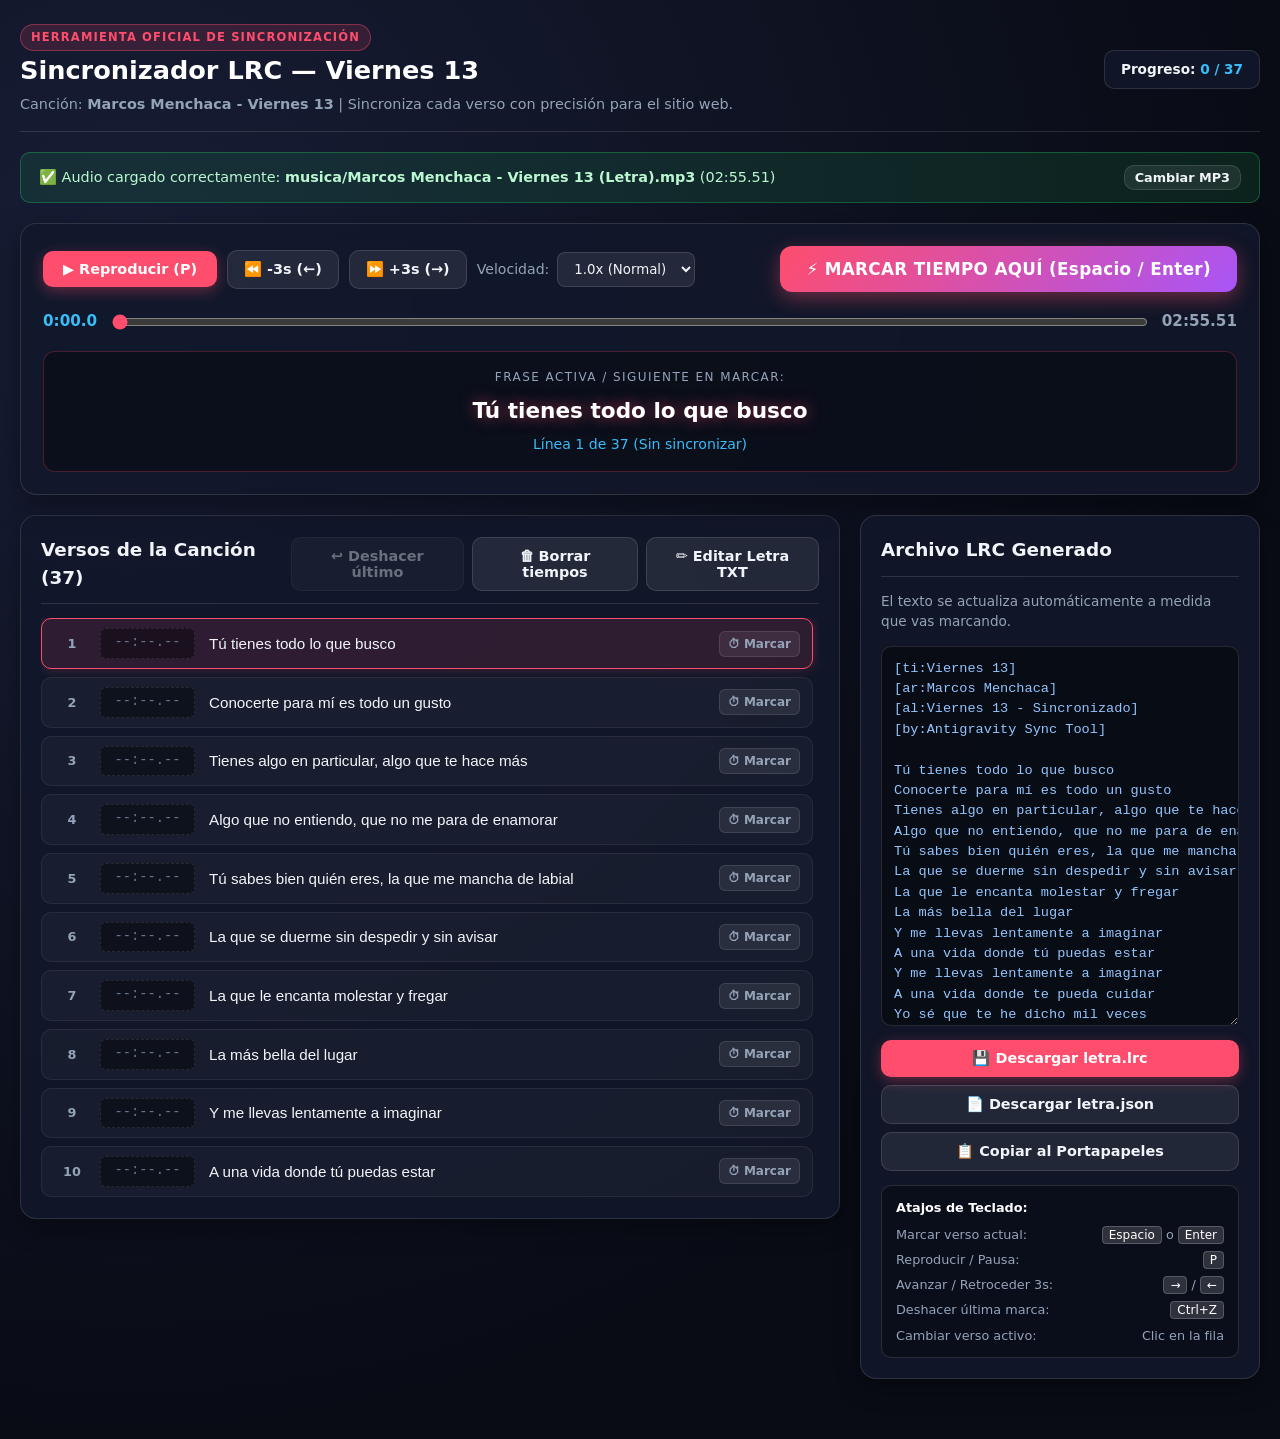
<file: sync-tool.html>
<!DOCTYPE html>
<html lang="es">
<head>
  <meta charset="UTF-8" />
  <meta name="viewport" content="width=device-width, initial-scale=1.0" />
  <title>Sincronizador de Letra — Marcos Menchaca - Viernes 13</title>
  <style>
    :root {
      --bg: #090c15;
      --bg-card: rgba(18, 24, 43, 0.85);
      --bg-card-hover: rgba(28, 36, 64, 0.9);
      --border: rgba(255, 255, 255, 0.12);
      --border-active: #ff4d6d;
      --text: #f1f5f9;
      --text-muted: #94a3b8;
      --accent: #ff4d6d;
      --accent-hover: #ff2a51;
      --accent-glow: rgba(255, 77, 109, 0.35);
      --cyan: #38bdf8;
      --green: #22c55e;
      --yellow: #eab308;
      --font-main: system-ui, -apple-system, BlinkMacSystemFont, 'Segoe UI', Roboto, sans-serif;
    }

    * {
      box-sizing: border-box;
      margin: 0;
      padding: 0;
    }

    body {
      font-family: var(--font-main);
      background: radial-gradient(circle at 10% 20%, #171d36 0%, var(--bg) 70%);
      color: var(--text);
      min-height: 100vh;
      display: flex;
      flex-direction: column;
      line-height: 1.5;
    }

    /* Contenedor principal */
    .container {
      max-width: 1300px;
      margin: 0 auto;
      padding: 24px 20px 60px;
      width: 100%;
      display: flex;
      flex-direction: column;
      gap: 20px;
    }

    /* Encabezado */
    header {
      display: flex;
      flex-wrap: wrap;
      justify-content: space-between;
      align-items: center;
      gap: 16px;
      border-bottom: 1px solid var(--border);
      padding-bottom: 16px;
    }

    .header-info h1 {
      font-size: 1.6rem;
      font-weight: 700;
      color: #fff;
      display: flex;
      align-items: center;
      gap: 10px;
    }

    .badge {
      display: inline-block;
      font-size: 0.72rem;
      text-transform: uppercase;
      letter-spacing: 0.1em;
      padding: 4px 10px;
      border-radius: 999px;
      background: rgba(255, 77, 109, 0.15);
      border: 1px solid rgba(255, 77, 109, 0.4);
      color: var(--accent);
      font-weight: 600;
    }

    .header-info p {
      font-size: 0.9rem;
      color: var(--text-muted);
      margin-top: 4px;
    }

    .header-stats {
      display: flex;
      align-items: center;
      gap: 14px;
    }

    .stat-pill {
      background: var(--bg-card);
      border: 1px solid var(--border);
      padding: 8px 16px;
      border-radius: 10px;
      font-size: 0.85rem;
      font-weight: 600;
    }

    .stat-pill strong {
      color: var(--cyan);
    }

    /* Barra de estado */
    .status-alert {
      padding: 12px 18px;
      border-radius: 10px;
      font-size: 0.9rem;
      display: flex;
      align-items: center;
      justify-content: space-between;
      gap: 12px;
      background: rgba(56, 189, 248, 0.1);
      border: 1px solid rgba(56, 189, 248, 0.3);
      color: #bae6fd;
    }

    .status-alert.warning {
      background: rgba(234, 179, 8, 0.12);
      border-color: rgba(234, 179, 8, 0.35);
      color: #fef08a;
    }

    .status-alert.success {
      background: rgba(34, 197, 94, 0.12);
      border-color: rgba(34, 197, 94, 0.35);
      color: #bbf7d0;
    }

    /* Panel de Reproductor / Controles */
    .player-panel {
      background: var(--bg-card);
      border: 1px solid var(--border);
      border-radius: 16px;
      padding: 22px;
      box-shadow: 0 10px 30px rgba(0, 0, 0, 0.4);
      backdrop-filter: blur(12px);
      display: flex;
      flex-direction: column;
      gap: 18px;
    }

    /* Barra de transporte principal */
    .transport-bar {
      display: flex;
      flex-wrap: wrap;
      align-items: center;
      justify-content: space-between;
      gap: 12px;
    }

    .transport-left {
      display: flex;
      align-items: center;
      gap: 10px;
      flex-wrap: wrap;
    }

    /* Botones */
    button {
      font-family: inherit;
      cursor: pointer;
      display: inline-flex;
      align-items: center;
      justify-content: center;
      gap: 6px;
      border: none;
      outline: none;
      border-radius: 10px;
      transition: all 0.15s ease-in-out;
      font-size: 0.9rem;
      font-weight: 600;
    }

    .btn-primary {
      background: var(--accent);
      color: white;
      padding: 10px 20px;
      box-shadow: 0 4px 14px var(--accent-glow);
    }

    .btn-primary:hover {
      background: var(--accent-hover);
      transform: translateY(-1px);
    }

    .btn-secondary {
      background: rgba(255, 255, 255, 0.08);
      color: var(--text);
      padding: 10px 16px;
      border: 1px solid var(--border);
    }

    .btn-secondary:hover:not(:disabled) {
      background: rgba(255, 255, 255, 0.15);
      border-color: rgba(255, 255, 255, 0.25);
    }

    button:disabled {
      opacity: 0.4;
      cursor: not-allowed;
    }

    /* Botón gigante de sincronizar */
    .btn-mark-giant {
      background: linear-gradient(135deg, #ff4d6d 0%, #a855f7 100%);
      color: #fff;
      font-size: 1.05rem;
      font-weight: 700;
      padding: 13px 26px;
      border-radius: 12px;
      box-shadow: 0 6px 20px rgba(255, 77, 109, 0.4);
      letter-spacing: 0.02em;
    }

    .btn-mark-giant:hover {
      filter: brightness(1.1);
      transform: translateY(-2px);
      box-shadow: 0 8px 25px rgba(255, 77, 109, 0.55);
    }

    .btn-mark-giant:active {
      transform: translateY(0);
    }

    /* Selectores */
    .rate-wrapper {
      display: flex;
      align-items: center;
      gap: 8px;
      font-size: 0.88rem;
      color: var(--text-muted);
    }

    select {
      background: rgba(255, 255, 255, 0.08);
      border: 1px solid var(--border);
      color: var(--text);
      padding: 8px 12px;
      border-radius: 8px;
      font-family: inherit;
      cursor: pointer;
    }

    select option {
      background: #111827;
      color: #fff;
    }

    /* Barra de Progreso */
    .progress-container {
      display: flex;
      align-items: center;
      gap: 14px;
    }

    .time-display {
      font-variant-numeric: tabular-nums;
      font-size: 0.95rem;
      font-weight: 600;
      min-width: 55px;
      color: var(--cyan);
    }

    .time-display.total {
      color: var(--text-muted);
      text-align: right;
    }

    input[type="range"] {
      flex: 1;
      height: 8px;
      border-radius: 4px;
      accent-color: var(--accent);
      cursor: pointer;
      background: rgba(255, 255, 255, 0.15);
    }

    /* Vista previa en vivo / Frase activa */
    .live-preview-box {
      background: rgba(0, 0, 0, 0.35);
      border: 1px solid rgba(255, 77, 109, 0.25);
      border-radius: 12px;
      padding: 16px 20px;
      text-align: center;
    }

    .live-preview-box .label {
      font-size: 0.75rem;
      text-transform: uppercase;
      letter-spacing: 0.12em;
      color: var(--text-muted);
      margin-bottom: 6px;
    }

    .live-preview-box .text {
      font-size: 1.35rem;
      font-weight: 700;
      color: #fff;
      text-shadow: 0 0 15px rgba(255, 77, 109, 0.6);
      min-height: 38px;
      display: flex;
      align-items: center;
      justify-content: center;
    }

    .live-preview-box .subtext {
      font-size: 0.88rem;
      color: var(--cyan);
      margin-top: 4px;
    }

    /* Layout principal: Lista de frases a la izquierda, Exportador a la derecha */
    .sync-grid {
      display: grid;
      grid-template-columns: 1fr 400px;
      gap: 20px;
      align-items: start;
    }

    @media (max-width: 960px) {
      .sync-grid {
        grid-template-columns: 1fr;
      }
    }

    /* Panel de Letras */
    .lyrics-card {
      background: var(--bg-card);
      border: 1px solid var(--border);
      border-radius: 16px;
      padding: 20px;
      display: flex;
      flex-direction: column;
      gap: 14px;
      box-shadow: 0 10px 25px rgba(0, 0, 0, 0.3);
    }

    .card-header {
      display: flex;
      justify-content: space-between;
      align-items: center;
      border-bottom: 1px solid var(--border);
      padding-bottom: 12px;
    }

    .card-header h2 {
      font-size: 1.15rem;
      font-weight: 600;
    }

    .card-header-actions {
      display: flex;
      gap: 8px;
    }

    /* Lista scrolleable de líneas */
    .lines-list {
      display: flex;
      flex-direction: column;
      gap: 8px;
      max-height: 580px;
      overflow-y: auto;
      padding-right: 6px;
    }

    .lines-list::-webkit-scrollbar {
      width: 6px;
    }

    .lines-list::-webkit-scrollbar-thumb {
      background: rgba(255, 255, 255, 0.2);
      border-radius: 4px;
    }

    /* Fila de cada verso */
    .line-row {
      display: grid;
      grid-template-columns: 36px 95px 1fr auto;
      gap: 10px;
      align-items: center;
      padding: 9px 12px;
      border-radius: 10px;
      background: rgba(255, 255, 255, 0.03);
      border: 1px solid rgba(255, 255, 255, 0.07);
      transition: all 0.15s ease;
    }

    .line-row:hover {
      background: var(--bg-card-hover);
      border-color: rgba(255, 255, 255, 0.2);
    }

    .line-row.active {
      border-color: var(--accent);
      background: rgba(255, 77, 109, 0.12);
      box-shadow: 0 0 12px rgba(255, 77, 109, 0.25);
    }

    .line-row.synced {
      border-left: 4px solid var(--green);
    }

    .line-row.current-singing {
      background: rgba(56, 189, 248, 0.15);
      border-color: var(--cyan);
    }

    .line-index {
      font-size: 0.8rem;
      font-weight: 700;
      color: var(--text-muted);
      text-align: center;
    }

    .line-time-tag {
      font-variant-numeric: tabular-nums;
      font-family: monospace;
      font-size: 0.86rem;
      padding: 4px 6px;
      border-radius: 6px;
      text-align: center;
      background: rgba(0, 0, 0, 0.4);
      border: 1px solid rgba(255, 255, 255, 0.1);
      color: var(--cyan);
      cursor: pointer;
    }

    .line-time-tag.empty {
      color: #64748b;
      border-style: dashed;
    }

    .line-text-input {
      background: transparent;
      border: none;
      outline: none;
      color: var(--text);
      font-size: 0.95rem;
      width: 100%;
      padding: 4px;
    }

    .line-text-input:focus {
      background: rgba(0, 0, 0, 0.3);
      border-radius: 4px;
    }

    .line-controls {
      display: flex;
      align-items: center;
      gap: 4px;
    }

    .btn-icon-tiny {
      padding: 5px 8px;
      font-size: 0.75rem;
      background: rgba(255, 255, 255, 0.08);
      border: 1px solid rgba(255, 255, 255, 0.1);
      border-radius: 6px;
      color: var(--text-muted);
    }

    .btn-icon-tiny:hover {
      background: rgba(255, 255, 255, 0.2);
      color: #fff;
    }

    /* Panel de Exportación y LRC */
    .export-card {
      background: var(--bg-card);
      border: 1px solid var(--border);
      border-radius: 16px;
      padding: 20px;
      display: flex;
      flex-direction: column;
      gap: 14px;
      box-shadow: 0 10px 25px rgba(0, 0, 0, 0.3);
      position: sticky;
      top: 20px;
    }

    .export-card textarea {
      width: 100%;
      height: 380px;
      background: rgba(0, 0, 0, 0.45);
      border: 1px solid var(--border);
      border-radius: 10px;
      color: #93c5fd;
      font-family: Consolas, 'Courier New', monospace;
      font-size: 0.85rem;
      line-height: 1.5;
      padding: 12px;
      resize: vertical;
      outline: none;
      white-space: pre;
    }

    .export-card textarea:focus {
      border-color: var(--cyan);
    }

    .export-buttons {
      display: flex;
      flex-direction: column;
      gap: 8px;
    }

    .shortcut-legend {
      background: rgba(0, 0, 0, 0.3);
      border: 1px solid var(--border);
      border-radius: 10px;
      padding: 12px 14px;
      font-size: 0.8rem;
      color: var(--text-muted);
      display: flex;
      flex-direction: column;
      gap: 6px;
    }

    .shortcut-row {
      display: flex;
      justify-content: space-between;
    }

    kbd {
      background: rgba(255, 255, 255, 0.15);
      border: 1px solid rgba(255, 255, 255, 0.2);
      border-radius: 4px;
      padding: 1px 6px;
      font-family: inherit;
      color: #fff;
      font-size: 0.75rem;
    }

    /* Modal / Text Editor */
    .modal-overlay {
      position: fixed;
      inset: 0;
      background: rgba(0, 0, 0, 0.75);
      backdrop-filter: blur(4px);
      display: flex;
      align-items: center;
      justify-content: center;
      z-index: 1000;
      padding: 20px;
    }

    .modal-overlay.hidden {
      display: none;
    }

    .modal-box {
      background: #111827;
      border: 1px solid var(--border);
      border-radius: 16px;
      width: 100%;
      max-width: 650px;
      padding: 24px;
      display: flex;
      flex-direction: column;
      gap: 16px;
    }

    .modal-box textarea {
      width: 100%;
      height: 350px;
      background: rgba(0, 0, 0, 0.5);
      border: 1px solid var(--border);
      border-radius: 8px;
      color: #fff;
      padding: 12px;
      font-family: inherit;
      font-size: 0.9rem;
    }
  </style>
</head>
<body>

  <div class="container">
    <!-- Header -->
    <header>
      <div class="header-info">
        <span class="badge">HERRAMIENTA OFICIAL DE SINCRONIZACIÓN</span>
        <h1>Sincronizador LRC — Viernes 13</h1>
        <p>Canción: <strong>Marcos Menchaca - Viernes 13</strong> | Sincroniza cada verso con precisión para el sitio web.</p>
      </div>
      <div class="header-stats">
        <div class="stat-pill">
          Progreso: <strong id="progress-text">0 / 37</strong>
        </div>
      </div>
    </header>

    <!-- Estado del Audio -->
    <div id="status-banner" class="status-alert">
      <span>Cargando recursos locales...</span>
      <input type="file" id="audio-file-input" accept="audio/*" style="display:none;" />
      <button class="btn-secondary" id="btn-browse-audio" style="padding:6px 12px; font-size:0.8rem;">
        📂 Cambiar / Seleccionar MP3
      </button>
    </div>

    <!-- Panel de Reproducción & Sincronización -->
    <section class="player-panel">
      <!-- Botones principales -->
      <div class="transport-bar">
        <div class="transport-left">
          <button id="btn-play" class="btn-primary" type="button">
            ▶ Reproducir (P)
          </button>
          <button id="btn-rewind" class="btn-secondary" type="button">
            ⏪ -3s (←)
          </button>
          <button id="btn-forward" class="btn-secondary" type="button">
            ⏩ +3s (→)
          </button>
          <div class="rate-wrapper">
            <span>Velocidad:</span>
            <select id="playback-rate">
              <option value="0.5">0.5x</option>
              <option value="0.75">0.75x</option>
              <option value="1" selected>1.0x (Normal)</option>
              <option value="1.25">1.25x</option>
            </select>
          </div>
        </div>

        <div>
          <button id="btn-mark-now" class="btn-mark-giant" type="button">
            ⚡ MARCAR TIEMPO AQUÍ (Espacio / Enter)
          </button>
        </div>
      </div>

      <!-- Barra de progreso / Seeker -->
      <div class="progress-container">
        <span id="current-time-display" class="time-display">0:00.0</span>
        <input type="range" id="seek-bar" min="0" max="100" step="0.05" value="0" />
        <span id="duration-display" class="time-display total">0:00.0</span>
      </div>

      <!-- Vista previa en tiempo real -->
      <div class="live-preview-box">
        <div class="label">Frase activa / Siguiente en marcar:</div>
        <div id="live-active-text" class="text">Presiona Reproducir y marca la primera frase</div>
        <div id="live-active-sub" class="subtext">Línea 1 de 37</div>
      </div>

      <!-- Elemento Audio Oculto -->
      <audio id="audio-player" preload="metadata"></audio>
    </section>

    <!-- Contenido en 2 Columnas -->
    <div class="sync-grid">
      
      <!-- Lista de Versos -->
      <section class="lyrics-card">
        <div class="card-header">
          <h2>Versos de la Canción (<span id="line-count-badge">37</span>)</h2>
          <div class="card-header-actions">
            <button id="btn-undo" class="btn-secondary" type="button" disabled>
              ↩ Deshacer último
            </button>
            <button id="btn-reset-all" class="btn-secondary" type="button">
              🗑 Borrar tiempos
            </button>
            <button id="btn-edit-lyrics" class="btn-secondary" type="button">
              ✏ Editar Letra TXT
            </button>
          </div>
        </div>

        <div id="lyrics-lines-container" class="lines-list">
          <!-- Se llena dinámicamente con las 37 líneas -->
        </div>
      </section>

      <!-- Panel de Exportación LRC & Atajos -->
      <aside class="export-card">
        <div class="card-header">
          <h2>Archivo LRC Generado</h2>
        </div>

        <p style="font-size:0.85rem; color:var(--text-muted);">
          El texto se actualiza automáticamente a medida que vas marcando.
        </p>

        <textarea id="lrc-output" readonly placeholder="[00:00.00] Letra aquí..."></textarea>

        <div class="export-buttons">
          <button id="btn-download-lrc" class="btn-primary" type="button">
            💾 Descargar letra.lrc
          </button>
          <button id="btn-download-json" class="btn-secondary" type="button">
            📄 Descargar letra.json
          </button>
          <button id="btn-copy-lrc" class="btn-secondary" type="button">
            📋 Copiar al Portapapeles
          </button>
        </div>

        <div class="shortcut-legend">
          <div style="font-weight:700; color:#fff; margin-bottom:2px;">Atajos de Teclado:</div>
          <div class="shortcut-row">
            <span>Marcar verso actual:</span>
            <span><kbd>Espacio</kbd> o <kbd>Enter</kbd></span>
          </div>
          <div class="shortcut-row">
            <span>Reproducir / Pausa:</span>
            <span><kbd>P</kbd></span>
          </div>
          <div class="shortcut-row">
            <span>Avanzar / Retroceder 3s:</span>
            <span><kbd>→</kbd> / <kbd>←</kbd></span>
          </div>
          <div class="shortcut-row">
            <span>Deshacer última marca:</span>
            <span><kbd>Ctrl+Z</kbd></span>
          </div>
          <div class="shortcut-row">
            <span>Cambiar verso activo:</span>
            <span>Clic en la fila</span>
          </div>
        </div>
      </aside>

    </div>
  </div>

  <!-- Modal para editar letra completa -->
  <div id="modal-edit" class="modal-overlay hidden">
    <div class="modal-box">
      <h3>Editar / Reemplazar Letra (Texto Plano)</h3>
      <p style="font-size:0.85rem; color:var(--text-muted);">
        Pega o edita las líneas de la canción (un verso por línea). Si ya contiene marcas [mm:ss.xx], se conservarán.
      </p>
      <textarea id="modal-textarea"></textarea>
      <div style="display:flex; justify-content:flex-end; gap:10px;">
        <button id="btn-modal-cancel" class="btn-secondary" type="button">Cancelar</button>
        <button id="btn-modal-save" class="btn-primary" type="button">Guardar y Aplicar</button>
      </div>
    </div>
  </div>

  <script>
    // Letra original cargada desde LETRA/musica.txt.txt
    const DEFAULT_LYRICS = [
      "Tú tienes todo lo que busco",
      "Conocerte para mí es todo un gusto",
      "Tienes algo en particular, algo que te hace más",
      "Algo que no entiendo, que no me para de enamorar",
      "Tú sabes bien quién eres, la que me mancha de labial",
      "La que se duerme sin despedir y sin avisar",
      "La que le encanta molestar y fregar",
      "La más bella del lugar",
      "Y me llevas lentamente a imaginar",
      "A una vida donde tú puedas estar",
      "Y me llevas lentamente a imaginar",
      "A una vida donde te pueda cuidar",
      "Yo sé que te he dicho mil veces",
      "Que nadie te va a querer, como yo lo voy a hacer",
      "Que tú pones buena suerte en mi viernes 13",
      "Que tengo tu nombre tatuado en mi piel",
      "Que ya te extraño, aunque te haya visto ayer",
      "Sostente fuerte, yo siento lo mismo que tú sientes",
      "Miradas que no mienten, sonrisas que muestran dientes",
      "Contigo todo es más que suficiente",
      "No ocupo de alguien más, solo a ti presente",
      "Y me llevas lentamente a imaginar",
      "A una vida donde tú puedas estar",
      "Y me llevas lentamente a imaginar",
      "A una vida donde te pueda cuidar",
      "Porque si no es contigo, no es con nadie más",
      "Es algo que tú nunca, nunca entenderás",
      "Con alguien más, yo no me puedo conformar",
      "Sabiendo que alguien va a tomar mi lugar",
      "Nadie te verá, como yo te voy a ver",
      "Quiero cumplir las cosas que acordamos en hacer",
      "Y si la vida me da a escoger",
      "Te escojo a ti, otra vez",
      "Y me llevas lentamente a imaginar",
      "A una vida donde tú puedas estar",
      "Y me llevas lentamente a imaginar",
      "A una vida donde te pueda cuidar"
    ];

    const DEFAULT_AUDIO_PATH = "musica/Marcos Menchaca - Viernes 13 (Letra).mp3";
    const STORAGE_KEY = "viernes13_lyrics_sync_data";

    // Estado de la aplicación
    let items = []; // { text: string, time: number | null }
    let activeIndex = 0; // Índice de la línea que se marcará a continuación
    let historyStack = [];

    // Elementos DOM
    const audio = document.getElementById('audio-player');
    const audioInput = document.getElementById('audio-file-input');
    const btnBrowseAudio = document.getElementById('btn-browse-audio');
    const statusBanner = document.getElementById('status-banner');
    const btnPlay = document.getElementById('btn-play');
    const btnRewind = document.getElementById('btn-rewind');
    const btnForward = document.getElementById('btn-forward');
    const rateSelect = document.getElementById('playback-rate');
    const btnMarkNow = document.getElementById('btn-mark-now');
    const seekBar = document.getElementById('seek-bar');
    const currentTimeDisplay = document.getElementById('current-time-display');
    const durationDisplay = document.getElementById('duration-display');
    const liveActiveText = document.getElementById('live-active-text');
    const liveActiveSub = document.getElementById('live-active-sub');
    const progressText = document.getElementById('progress-text');
    const lineCountBadge = document.getElementById('line-count-badge');
    const linesContainer = document.getElementById('lyrics-lines-container');
    const lrcOutput = document.getElementById('lrc-output');
    const btnUndo = document.getElementById('btn-undo');
    const btnResetAll = document.getElementById('btn-reset-all');
    const btnEditLyrics = document.getElementById('btn-edit-lyrics');
    const btnDownloadLrc = document.getElementById('btn-download-lrc');
    const btnDownloadJson = document.getElementById('btn-download-json');
    const btnCopyLrc = document.getElementById('btn-copy-lrc');

    const modalEdit = document.getElementById('modal-edit');
    const modalTextarea = document.getElementById('modal-textarea');
    const btnModalCancel = document.getElementById('btn-modal-cancel');
    const btnModalSave = document.getElementById('btn-modal-save');

    // Inicialización
    function init() {
      // 1. Cargar items desde localStorage si existen, o desde default
      loadSavedState();

      // 2. Configurar audio
      setupAudio();

      // 3. Renderizar interfaz
      renderLines();
      updateOutputs();
      updateActivePreview();

      // 4. Asignar eventos
      bindEvents();
    }

    function setupAudio() {
      audio.src = DEFAULT_AUDIO_PATH;

      audio.addEventListener('loadedmetadata', () => {
        durationDisplay.textContent = formatTime(audio.duration);
        seekBar.max = audio.duration;
        statusBanner.className = 'status-alert success';
        statusBanner.innerHTML = `
          <span>✅ Audio cargado correctamente: <strong>${DEFAULT_AUDIO_PATH}</strong> (${formatTime(audio.duration)})</span>
          <button class="btn-secondary" id="btn-browse-audio-2" style="padding:4px 10px; font-size:0.8rem;">Cambiar MP3</button>
        `;
        document.getElementById('btn-browse-audio-2')?.addEventListener('click', () => audioInput.click());
      });

      audio.addEventListener('error', () => {
        statusBanner.className = 'status-alert warning';
        statusBanner.innerHTML = `
          <span>⚠️ No se pudo reproducir directo ("${DEFAULT_AUDIO_PATH}"). Haz clic en el botón para cargar el archivo MP3 manualmente desde tu carpeta.</span>
          <button class="btn-primary" id="btn-browse-audio-err" style="padding:6px 14px; font-size:0.82rem;">📂 Seleccionar MP3</button>
        `;
        document.getElementById('btn-browse-audio-err')?.addEventListener('click', () => audioInput.click());
      });

      btnBrowseAudio.addEventListener('click', () => audioInput.click());

      audioInput.addEventListener('change', (e) => {
        const file = e.target.files[0];
        if (file) {
          const url = URL.createObjectURL(file);
          audio.src = url;
          audio.play().catch(() => {});
          statusBanner.className = 'status-alert success';
          statusBanner.innerHTML = `<span>✅ Archivo local en reproducción: <strong>${file.name}</strong></span>`;
        }
      });
    }

    function loadSavedState() {
      try {
        const raw = localStorage.getItem(STORAGE_KEY);
        if (raw) {
          const parsed = JSON.parse(raw);
          if (Array.isArray(parsed) && parsed.length > 0) {
            items = parsed;
            return;
          }
        }
      } catch (e) {
        console.warn("No se pudo leer localStorage:", e);
      }

      // Si no hay datos guardados, usar los defaults
      items = DEFAULT_LYRICS.map(line => ({ text: line.trim(), time: null }));
    }

    function saveState() {
      try {
        localStorage.setItem(STORAGE_KEY, JSON.stringify(items));
      } catch (e) {
        console.warn("No se pudo guardar en localStorage:", e);
      }
    }

    function formatTime(seconds) {
      if (seconds === null || seconds === undefined || isNaN(seconds)) return "--:--.--";
      const mins = Math.floor(seconds / 60);
      const secs = Math.floor(seconds % 60);
      const ms = Math.floor((seconds % 1) * 100);
      return `${String(mins).padStart(2, '0')}:${String(secs).padStart(2, '0')}.${String(ms).padStart(2, '0')}`;
    }

    function formatLrcTimestamp(seconds) {
      if (seconds === null || isNaN(seconds)) return "";
      const mins = Math.floor(seconds / 60);
      const secs = Math.floor(seconds % 60);
      const ms = Math.floor((seconds % 1) * 100);
      return `[${String(mins).padStart(2, '0')}:${String(secs).padStart(2, '0')}.${String(ms).padStart(2, '0')}]`;
    }

    function renderLines() {
      linesContainer.innerHTML = '';
      lineCountBadge.textContent = items.length;

      items.forEach((item, index) => {
        const row = document.createElement('div');
        row.className = `line-row ${index === activeIndex ? 'active' : ''} ${item.time !== null ? 'synced' : ''}`;
        row.dataset.index = index;

        const timeText = item.time !== null ? formatTime(item.time) : '--:--.--';

        row.innerHTML = `
          <div class="line-index">${index + 1}</div>
          <div class="line-time-tag ${item.time === null ? 'empty' : ''}" title="Clic para reproducir en este momento">${timeText}</div>
          <input type="text" class="line-text-input" value="${escapeHtml(item.text)}" spellcheck="false" />
          <div class="line-controls">
            ${item.time !== null ? `
              <button class="btn-icon-tiny" data-action="play-here" title="Reproducir desde aquí">▶</button>
              <button class="btn-icon-tiny" data-action="adjust" data-step="-0.1" title="Restar 0.1s">-0.1s</button>
              <button class="btn-icon-tiny" data-action="adjust" data-step="+0.1" title="Sumar 0.1s">+0.1s</button>
              <button class="btn-icon-tiny" data-action="clear-time" title="Borrar tiempo">✕</button>
            ` : `
              <button class="btn-icon-tiny" data-action="mark-now" title="Marcar con tiempo actual">⏱ Marcar</button>
            `}
          </div>
        `;

        // Eventos en cada fila
        row.addEventListener('click', (e) => {
          if (e.target.tagName.toLowerCase() === 'input' || e.target.tagName.toLowerCase() === 'button') return;
          setActiveIndex(index);
          if (item.time !== null) {
            audio.currentTime = item.time;
          }
        });

        // Edición directa del texto
        const input = row.querySelector('.line-text-input');
        input.addEventListener('change', () => {
          items[index].text = input.value.trim();
          saveState();
          updateOutputs();
          updateActivePreview();
        });

        // Botones de control
        row.querySelectorAll('button[data-action]').forEach(btn => {
          btn.addEventListener('click', (e) => {
            e.stopPropagation();
            const action = btn.dataset.action;
            if (action === 'play-here') {
              if (item.time !== null) {
                audio.currentTime = item.time;
                audio.play();
                setActiveIndex(index);
              }
            } else if (action === 'mark-now') {
              recordMarkAt(index, audio.currentTime);
            } else if (action === 'adjust') {
              const step = parseFloat(btn.dataset.step);
              adjustTimeAt(index, step);
            } else if (action === 'clear-time') {
              recordMarkAt(index, null);
            }
          });
        });

        // Clic en la etiqueta de tiempo
        const timeTag = row.querySelector('.line-time-tag');
        timeTag.addEventListener('click', (e) => {
          e.stopPropagation();
          if (item.time !== null) {
            audio.currentTime = item.time;
            audio.play();
            setActiveIndex(index);
          } else {
            recordMarkAt(index, audio.currentTime);
          }
        });

        linesContainer.appendChild(row);
      });

      scrollActiveIntoView();
      updateStats();
    }

    function scrollActiveIntoView() {
      const activeRow = linesContainer.children[activeIndex];
      if (activeRow) {
        activeRow.scrollIntoView({ behavior: 'smooth', block: 'nearest' });
      }
    }

    function setActiveIndex(newIndex) {
      if (newIndex < 0) newIndex = 0;
      if (newIndex >= items.length) newIndex = items.length - 1;
      activeIndex = newIndex;

      // Actualizar clases activas sin re-renderizar todo
      Array.from(linesContainer.children).forEach((row, i) => {
        row.classList.toggle('active', i === activeIndex);
      });

      updateActivePreview();
      scrollActiveIntoView();
    }

    function updateActivePreview() {
      if (activeIndex >= 0 && activeIndex < items.length) {
        liveActiveText.textContent = items[activeIndex].text;
        const timeStr = items[activeIndex].time !== null ? ` (Sincronizado: ${formatTime(items[activeIndex].time)})` : ' (Sin sincronizar)';
        liveActiveSub.textContent = `Línea ${activeIndex + 1} de ${items.length}${timeStr}`;
      } else {
        liveActiveText.textContent = "¡Todas las líneas han sido sincronizadas!";
        liveActiveSub.textContent = "Puedes revisar y descargar tu letra.lrc";
      }
    }

    function updateStats() {
      const syncedCount = items.filter(it => it.time !== null).length;
      progressText.textContent = `${syncedCount} / ${items.length}`;
      btnUndo.disabled = historyStack.length === 0;
    }

    function recordMarkAt(index, timeVal) {
      // Guardar en el historial para Undo
      historyStack.push({
        index: index,
        prevTime: items[index].time,
        prevActive: activeIndex
      });

      items[index].time = timeVal !== null ? Math.round(timeVal * 100) / 100 : null;
      saveState();

      // Si marcamos, avanzar automáticamente al siguiente
      if (timeVal !== null && index + 1 < items.length) {
        activeIndex = index + 1;
      }

      renderLines();
      updateOutputs();
      updateActivePreview();
    }

    function adjustTimeAt(index, step) {
      if (items[index].time === null) return;
      const newTime = Math.max(0, Math.round((items[index].time + step) * 100) / 100);
      items[index].time = newTime;
      saveState();
      renderLines();
      updateOutputs();
    }

    function markNextLine() {
      if (activeIndex < items.length) {
        recordMarkAt(activeIndex, audio.currentTime);
      }
    }

    function undoLast() {
      if (historyStack.length === 0) return;
      const last = historyStack.pop();
      items[last.index].time = last.prevTime;
      activeIndex = last.index;
      saveState();
      renderLines();
      updateOutputs();
      updateActivePreview();
    }

    function generateLrc() {
      let lrc = `[ti:Viernes 13]\n[ar:Marcos Menchaca]\n[al:Viernes 13 - Sincronizado]\n[by:Antigravity Sync Tool]\n\n`;
      items.forEach(item => {
        if (item.time !== null) {
          lrc += `${formatLrcTimestamp(item.time)}${item.text}\n`;
        } else {
          lrc += `${item.text}\n`;
        }
      });
      return lrc;
    }

    function generateJson() {
      return JSON.stringify(items.map(it => ({
        time: it.time,
        text: it.text
      })), null, 2);
    }

    function updateOutputs() {
      lrcOutput.value = generateLrc();
    }

    function bindEvents() {
      // Play / Pause
      btnPlay.addEventListener('click', togglePlay);

      // Rewind / Forward
      btnRewind.addEventListener('click', () => {
        audio.currentTime = Math.max(0, audio.currentTime - 3);
      });
      btnForward.addEventListener('click', () => {
        audio.currentTime = Math.min(audio.duration || 9999, audio.currentTime + 3);
      });

      // Speed change
      rateSelect.addEventListener('change', () => {
        audio.playbackRate = parseFloat(rateSelect.value);
      });

      // Mark button
      btnMarkNow.addEventListener('click', markNextLine);

      // Undo button
      btnUndo.addEventListener('click', undoLast);

      // Reset all
      btnResetAll.addEventListener('click', () => {
        if (confirm("¿Estás seguro de que deseas borrar todos los tiempos sincronizados?")) {
          historyStack.push({
            allState: JSON.parse(JSON.stringify(items)),
            prevActive: activeIndex
          });
          items.forEach(it => it.time = null);
          activeIndex = 0;
          saveState();
          renderLines();
          updateOutputs();
          updateActivePreview();
        }
      });

      // Seeker
      seekBar.addEventListener('input', () => {
        audio.currentTime = parseFloat(seekBar.value);
      });

      audio.addEventListener('timeupdate', () => {
        currentTimeDisplay.textContent = formatTime(audio.currentTime);
        seekBar.value = audio.currentTime;
        highlightCurrentSingingLine(audio.currentTime);
      });

      // Teclado shortcuts globales
      window.addEventListener('keydown', (e) => {
        // Ignorar si el usuario está escribiendo en un input o textarea
        if (e.target.tagName === 'INPUT' || e.target.tagName === 'TEXTAREA') {
          return;
        }

        if (e.code === 'Space' || e.code === 'Enter') {
          e.preventDefault();
          markNextLine();
        } else if (e.code === 'KeyP') {
          e.preventDefault();
          togglePlay();
        } else if (e.code === 'ArrowLeft') {
          e.preventDefault();
          audio.currentTime = Math.max(0, audio.currentTime - 3);
        } else if (e.code === 'ArrowRight') {
          e.preventDefault();
          audio.currentTime = Math.min(audio.duration || 9999, audio.currentTime + 3);
        } else if (e.code === 'KeyZ' && (e.ctrlKey || e.metaKey)) {
          e.preventDefault();
          undoLast();
        }
      });

      // Copiar y Descargar
      btnCopyLrc.addEventListener('click', () => {
        navigator.clipboard.writeText(lrcOutput.value).then(() => {
          btnCopyLrc.textContent = '✅ ¡Copiado!';
          setTimeout(() => btnCopyLrc.textContent = '📋 Copiar al Portapapeles', 2000);
        });
      });

      btnDownloadLrc.addEventListener('click', () => {
        downloadFile('letra.lrc', lrcOutput.value, 'text/plain');
      });

      btnDownloadJson.addEventListener('click', () => {
        downloadFile('letra.json', generateJson(), 'application/json');
      });

      // Modal de edición de texto plano
      btnEditLyrics.addEventListener('click', () => {
        modalTextarea.value = items.map(it => {
          return it.time !== null ? `${formatLrcTimestamp(it.time)}${it.text}` : it.text;
        }).join('\n');
        modalEdit.classList.remove('hidden');
      });

      btnModalCancel.addEventListener('click', () => {
        modalEdit.classList.add('hidden');
      });

      btnModalSave.addEventListener('click', () => {
        const text = modalTextarea.value;
        parseAndApplyLyrics(text);
        modalEdit.classList.add('hidden');
      });
    }

    function togglePlay() {
      if (audio.paused) {
        audio.play().then(() => {
          btnPlay.textContent = '⏸ Pausar (P)';
        }).catch(err => {
          console.warn("Autoplay bloqueado:", err);
        });
      } else {
        audio.pause();
        btnPlay.textContent = '▶ Reproducir (P)';
      }
    }

    function highlightCurrentSingingLine(currTime) {
      // Encuentra la última línea sincronizada cuyo tiempo sea <= currTime
      let currentIdx = -1;
      for (let i = 0; i < items.length; i++) {
        if (items[i].time !== null && items[i].time <= currTime) {
          currentIdx = i;
        }
      }

      Array.from(linesContainer.children).forEach((row, idx) => {
        row.classList.toggle('current-singing', idx === currentIdx);
      });
    }

    function parseAndApplyLyrics(rawText) {
      const timeRegex = /\[(\d{1,3}):(\d{2})(?:[.:](\d{1,3}))?\]/;
      const rawLines = rawText.split(/\r?\n/).map(l => l.trim()).filter(l => l.length > 0);

      const newItems = [];
      rawLines.forEach(line => {
        // Ignorar metadatos [ti:...], [ar:...]
        if (/^\[(ti|ar|al|by|offset):/i.test(line)) return;

        const match = line.match(timeRegex);
        if (match) {
          const mins = parseInt(match[1], 10);
          const secs = parseInt(match[2], 10);
          const frac = match[3] ? parseFloat('0.' + match[3]) : 0;
          const time = Math.round((mins * 60 + secs + frac) * 100) / 100;
          const cleanText = line.replace(timeRegex, '').trim();
          newItems.push({ text: cleanText || "♪", time: time });
        } else {
          newItems.push({ text: line, time: null });
        }
      });

      if (newItems.length > 0) {
        items = newItems;
        activeIndex = 0;
        saveState();
        renderLines();
        updateOutputs();
        updateActivePreview();
      }
    }

    function downloadFile(filename, content, type) {
      const blob = new Blob([content], { type: type });
      const url = URL.createObjectURL(blob);
      const a = document.createElement('a');
      a.href = url;
      a.download = filename;
      document.body.appendChild(a);
      a.click();
      document.body.removeChild(a);
      URL.revokeObjectURL(url);
    }

    function escapeHtml(str) {
      return str.replace(/&/g, '&amp;')
                .replace(/</g, '&lt;')
                .replace(/>/g, '&gt;')
                .replace(/"/g, '&quot;');
    }

    // Iniciar cuando el DOM esté listo
    window.addEventListener('DOMContentLoaded', init);
  </script>
</body>
</html>
</file>
